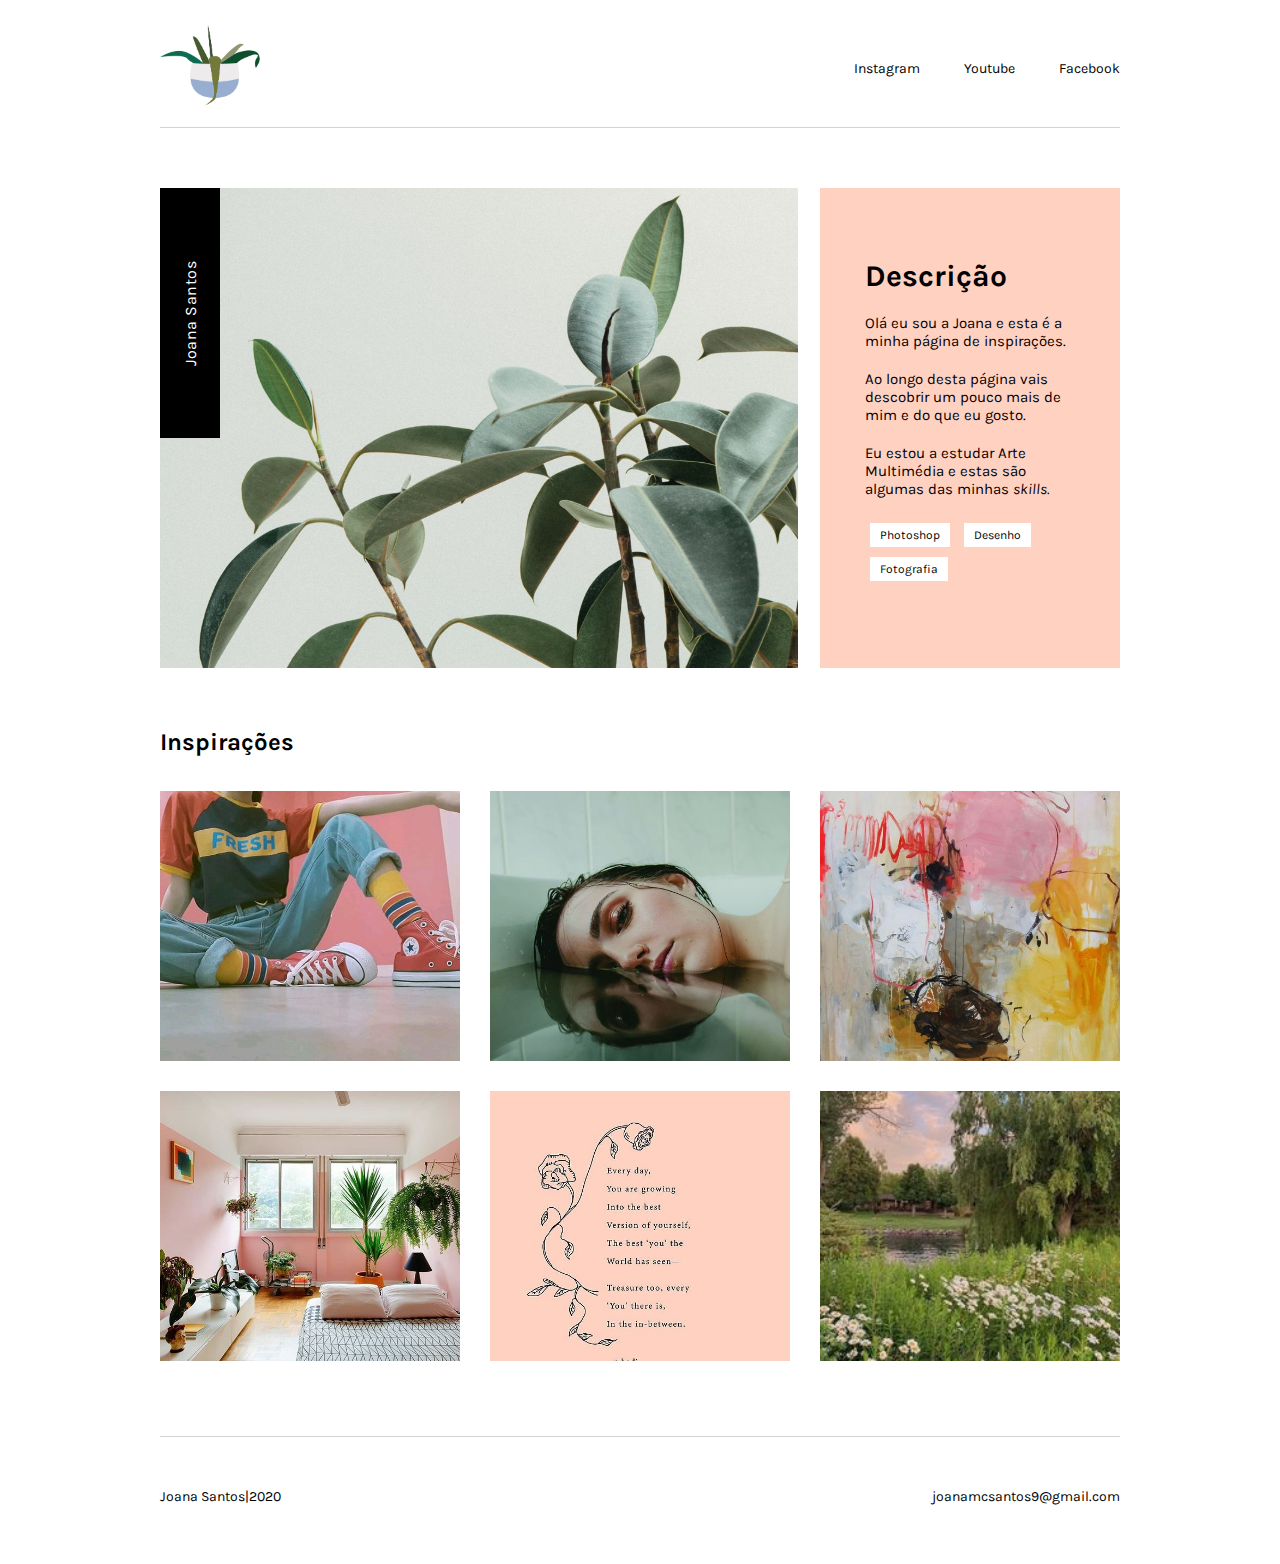
<file: index.html>
<!DOCTYPE html>

<html lang="en">
<head>
	<meta charset="utf-8">

	<title>A minha página de inspirações</title>
	<meta name="Descrição" content="Um site de inspirações">
	<meta name="autor" content="Joana Santos">
	<meta name="viewport" content="width=device-width, initial-scale=1">

	<link rel="stylesheet" href="css/styles.css">
	<link href="https://fonts.googleapis.com/css?family=karla:400,7005display=swap" rel="stylesheet">

</head>

<body>
	<header>
		<div class="container">
		<div class="logo">
			<a href="index.html"><img src="img/logo.png"></a>
		</div>
		<ul>
			<a href="http://instagram.com"><li>Instagram</li></a>
			<a href="https://www.youtube.com/"><li>Youtube</li></a>
			<a href="https://www.facebook.com/"><li>Facebook</li></a>
		</ul>
	</div>
	</header>

	<section class="hero">
		<div class="container">
			<div class="hero-image">
				<img src="img/plant-hero.jpg">
			</div>
			<div class="hero-description">
				<h1>Descrição</h1>
				<p> Olá eu sou a Joana e esta é a minha página de inspirações.</p>
				<p>Ao longo desta página vais descobrir um pouco mais de mim e do que eu gosto.</p>
				<p> Eu estou a estudar Arte Multimédia e estas são algumas das minhas <em>skills.
				</em> 
				<div class="hero-skills">
					<ul>
						<li>Photoshop</li>
						<li>Desenho</li>
						<li>Fotografia</li>
					</ul>
				</div>				
			</div>
			<div class="name">Joana Santos</div>
			</div>
		</div>		
	</section>

	<section class="inspirações">
		<div class="container">
			<h2>Inspirações</h2>
			<div class="project-grid">
				<a href="moda.html">
					<div class="project-item align-bottom">
						<img src="img/moda.jpg">
						<div class="project-name">Moda</div>
					</div>
				</a>

				<a href="fotografia.html">
					<div class="project-item align-center">
						<img src="img/fotografia.jpg">
						<div class="project-name">Fotografia</div>
					</div>
				</a>

				<a href="desenho.html">
					<div class="project-item align-center">
						<img src="img/desenho.jpg">
						<div class="project-name">Desenho</div>
					</div>
				</a>

				<a href="decoraçao.html">
					<div class="project-item">
						<img src="img/decoraçao.jpg">
						<div class="project-name">Decoração</div>
					</div>
				</a>

				<a href="poemas.html">
					<div class="project-item">
						<img src="img/poemas.jpg">
						<div class="project-name">Poemas</div>
					</div>
				</a>

				<a href="natureza.html">
					<div class="project-item align-center">
						<img src="img/natureza.jpg">
						<div class="project-name">Natureza</div>
					</div>
				</a>
				
			</div>
		</div>
	</section>

	<footer>
		<div class="container">
			<p>Joana Santos|2020</p>
			<p><a href="mailto:joanamcsantos9@gmail.com?Subject=Hello!">joanamcsantos9@gmail.com</a></p>	
		</div>
	</footer>

</body>
</html>
</file>
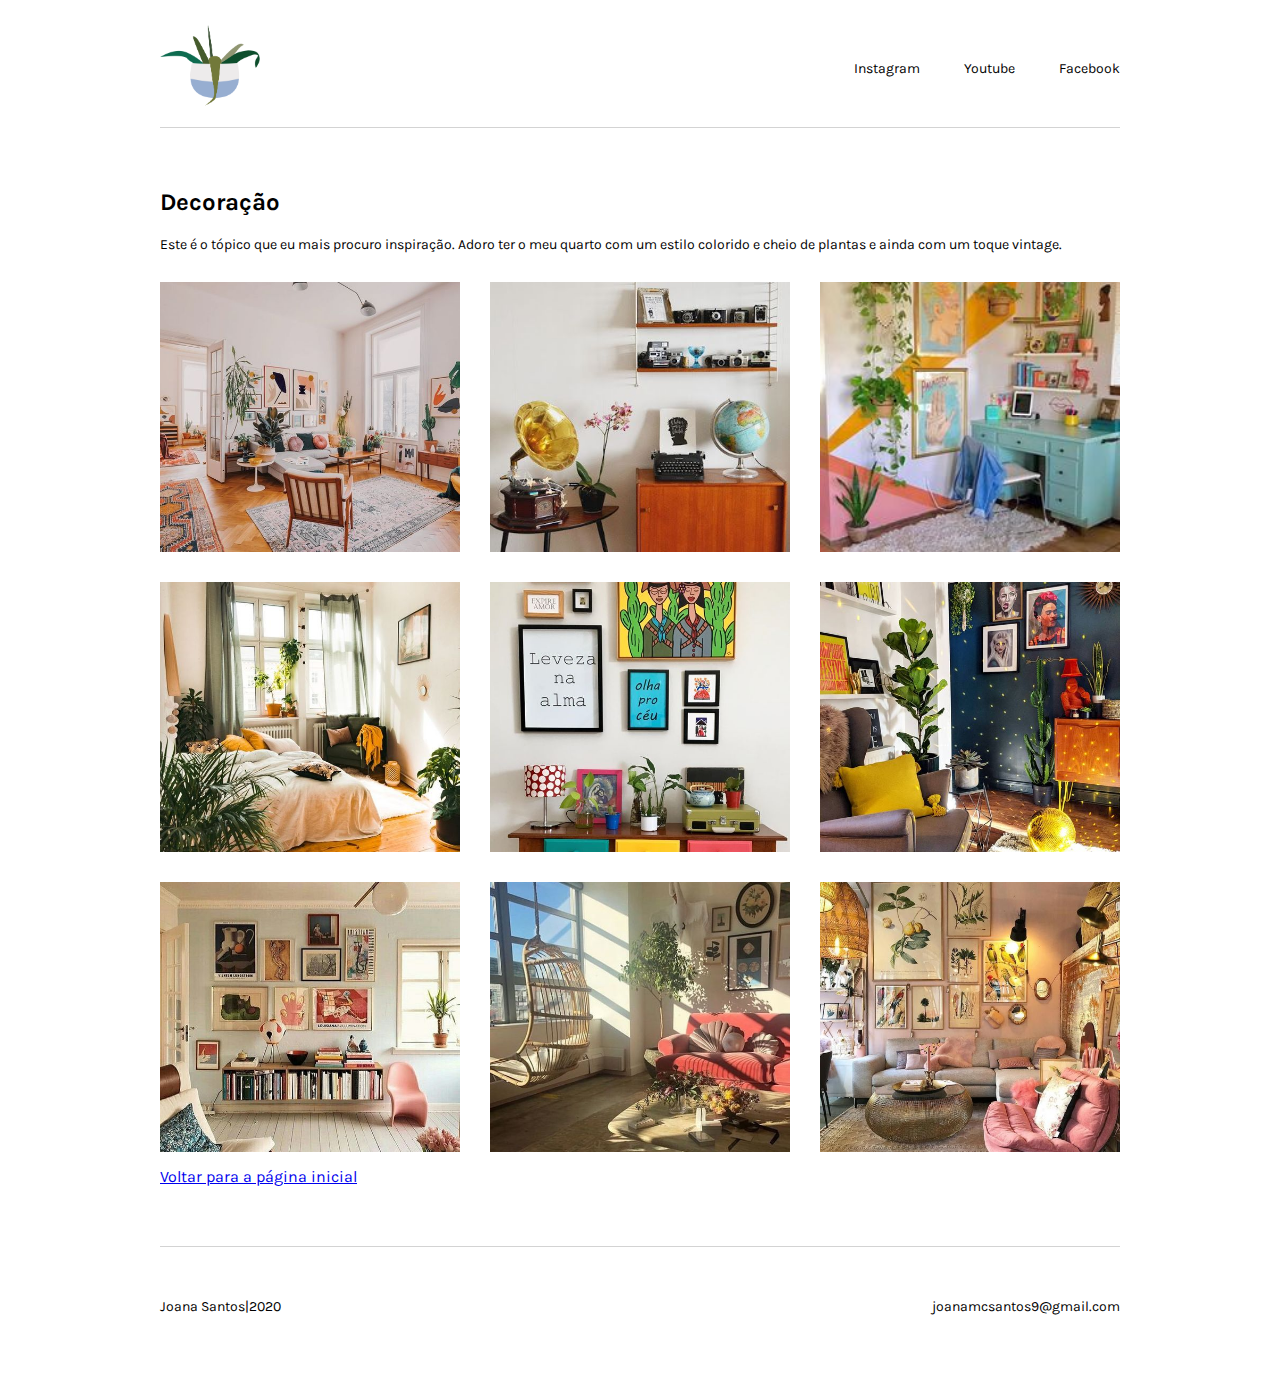
<file: decoraçao.html>
<!DOCTYPE html>

<html lang="en">
<head>
	<meta charset="utf-8">

	<title>A minha página</title>
	<meta name="Descrição" content="Um site de inspirações">
	<meta name="autor" content="Joana Santos">
	<meta name="viewport" content="width=device-width, initial-scale=1">

	<link rel="stylesheet" href="css/styles.css">
	<link href="https://fonts.googleapis.com/css?family=karla:400,7005display=swap" rel="stylesheet">

</head>

<body>
	<header>
		<div class="container">
		<div class="logo">
			<a href="index.html"><img src="img/logo.png"></a>
		</div>
		<ul>
			<a href="http://instagram.com"><li>Instagram</li></a>
			<a href="https://www.youtube.com/"><li>Youtube</li></a>
			<a href="https://www.facebook.com/"><li>Facebook</li></a>
		</ul>
	</div>
	</header>


	<section class="project-info">
		<div class="container">
			<h2>Decoração</h2>
			<p>Este é o tópico que eu mais procuro inspiração. Adoro ter o meu quarto com um estilo colorido e cheio de plantas e ainda com um toque vintage.</p>
			<div class="project-grid">
					<div class="project-item align-center">
						<img src="img/decoraçao1.jpg">
					</div>

					<div class="project-item align-center">
						<img src="img/decoraçao2.jpg">
					</div>

					<div class="project-item align-center">
						<img src="img/decoraçao3.jpg">
					</div>

					<div class="project-item align-center">
						<img src="img/decoraçao4.jpg">
					</div>

					<div class="project-item align-center">
						<img src="img/decoraçao5.jpg">
					</div>

					<div class="project-item align-center">
						<img src="img/decoraçao6.jpg">
					</div>

					<div class="project-item align-center">
						<img src="img/decoraçao7.jpg">
					</div>

					<div class="project-item align-center">
						<img src="img/decoraçao8.jpg">
					</div>

					<div class="project-item align-center">
						<img src="img/decoraçao9.jpg">
					</div>


			<a href="index.html"><div class="project-back">Voltar para a página inicial</div></a>
		</div>
	</section>

	<footer>
		<div class="container">
			<p>Joana Santos|2020</p>
			<p><a href="mailto:joanamcsantos9@gmail.com?Subject=Hello!">joanamcsantos9@gmail.com</a></p>	
		</div>
	</footer>

</body>
</html>
</file>
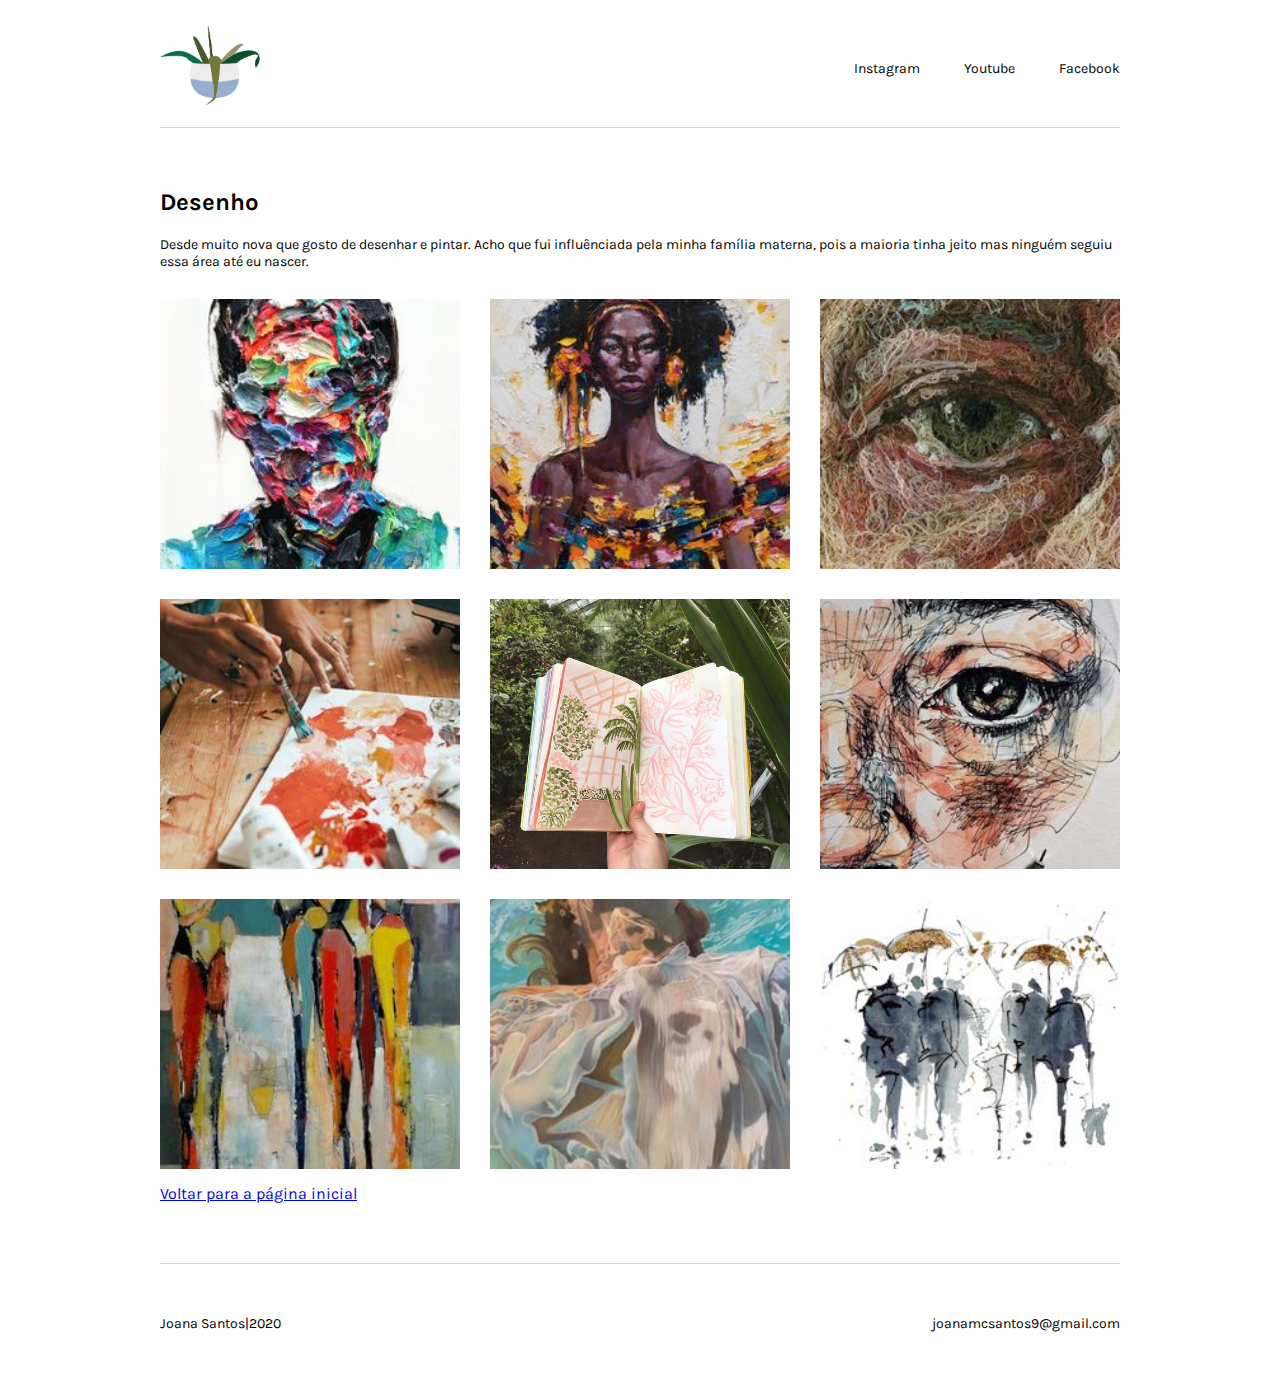
<file: desenho.html>
<!DOCTYPE html>

<html lang="en">
<head>
	<meta charset="utf-8">

	<title>A minha página</title>
	<meta name="Descrição" content="Um site de inspirações">
	<meta name="autor" content="Joana Santos">
	<meta name="viewport" content="width=device-width, initial-scale=1">

	<link rel="stylesheet" href="css/styles.css">
	<link href="https://fonts.googleapis.com/css?family=karla:400,7005display=swap" rel="stylesheet">

</head>

<body>
	<header>
		<div class="container">
		<div class="logo">
			<a href="index.html"><img src="img/logo.png"></a>
		</div>
		<ul>
			<a href="http://instagram.com"><li>Instagram</li></a>
			<a href="https://www.youtube.com/"><li>Youtube</li></a>
			<a href="https://www.facebook.com/"><li>Facebook</li></a>
		</ul>
	</div>
	</header>


	<section class="project-info">
		<div class="container">
			<h2>Desenho</h2>
			<p>Desde muito nova que gosto de desenhar e pintar. Acho que fui influênciada pela minha família materna, pois a maioria tinha jeito mas ninguém seguiu essa área até eu nascer.</p>
			<div class="project-grid">
					<div class="project-item align-center">
						<img src="img/desenho1.jpg">
					</div>

					<div class="project-item align-center">
						<img src="img/desenho2.jpg">
					</div>

					<div class="project-item align-center">
						<img src="img/desenho3.jpg">
					</div>

					<div class="project-item align-center">
						<img src="img/desenho4.jpg">
					</div>

					<div class="project-item align-center">
						<img src="img/desenho5.jpg">
					</div>

					<div class="project-item align-center">
						<img src="img/desenho6.jpg">
					</div>

					<div class="project-item align-center">
						<img src="img/desenho7.jpg">
					</div>

					<div class="project-item align-center">
						<img src="img/desenho8.jpg">
					</div>

					<div class="project-item align-center">
						<img src="img/desenho9.jpg">
					</div>



			<a href="index.html"><div class="project-back">Voltar para a página inicial</div></a>
		</div>
	</section>

	<footer>
		<div class="container">
			<p>Joana Santos|2020</p>
			<p><a href="mailto:joanamcsantos9@gmail.com?Subject=Hello!">joanamcsantos9@gmail.com</a></p>	
		</div>
	</footer>

</body>
</html>
</file>
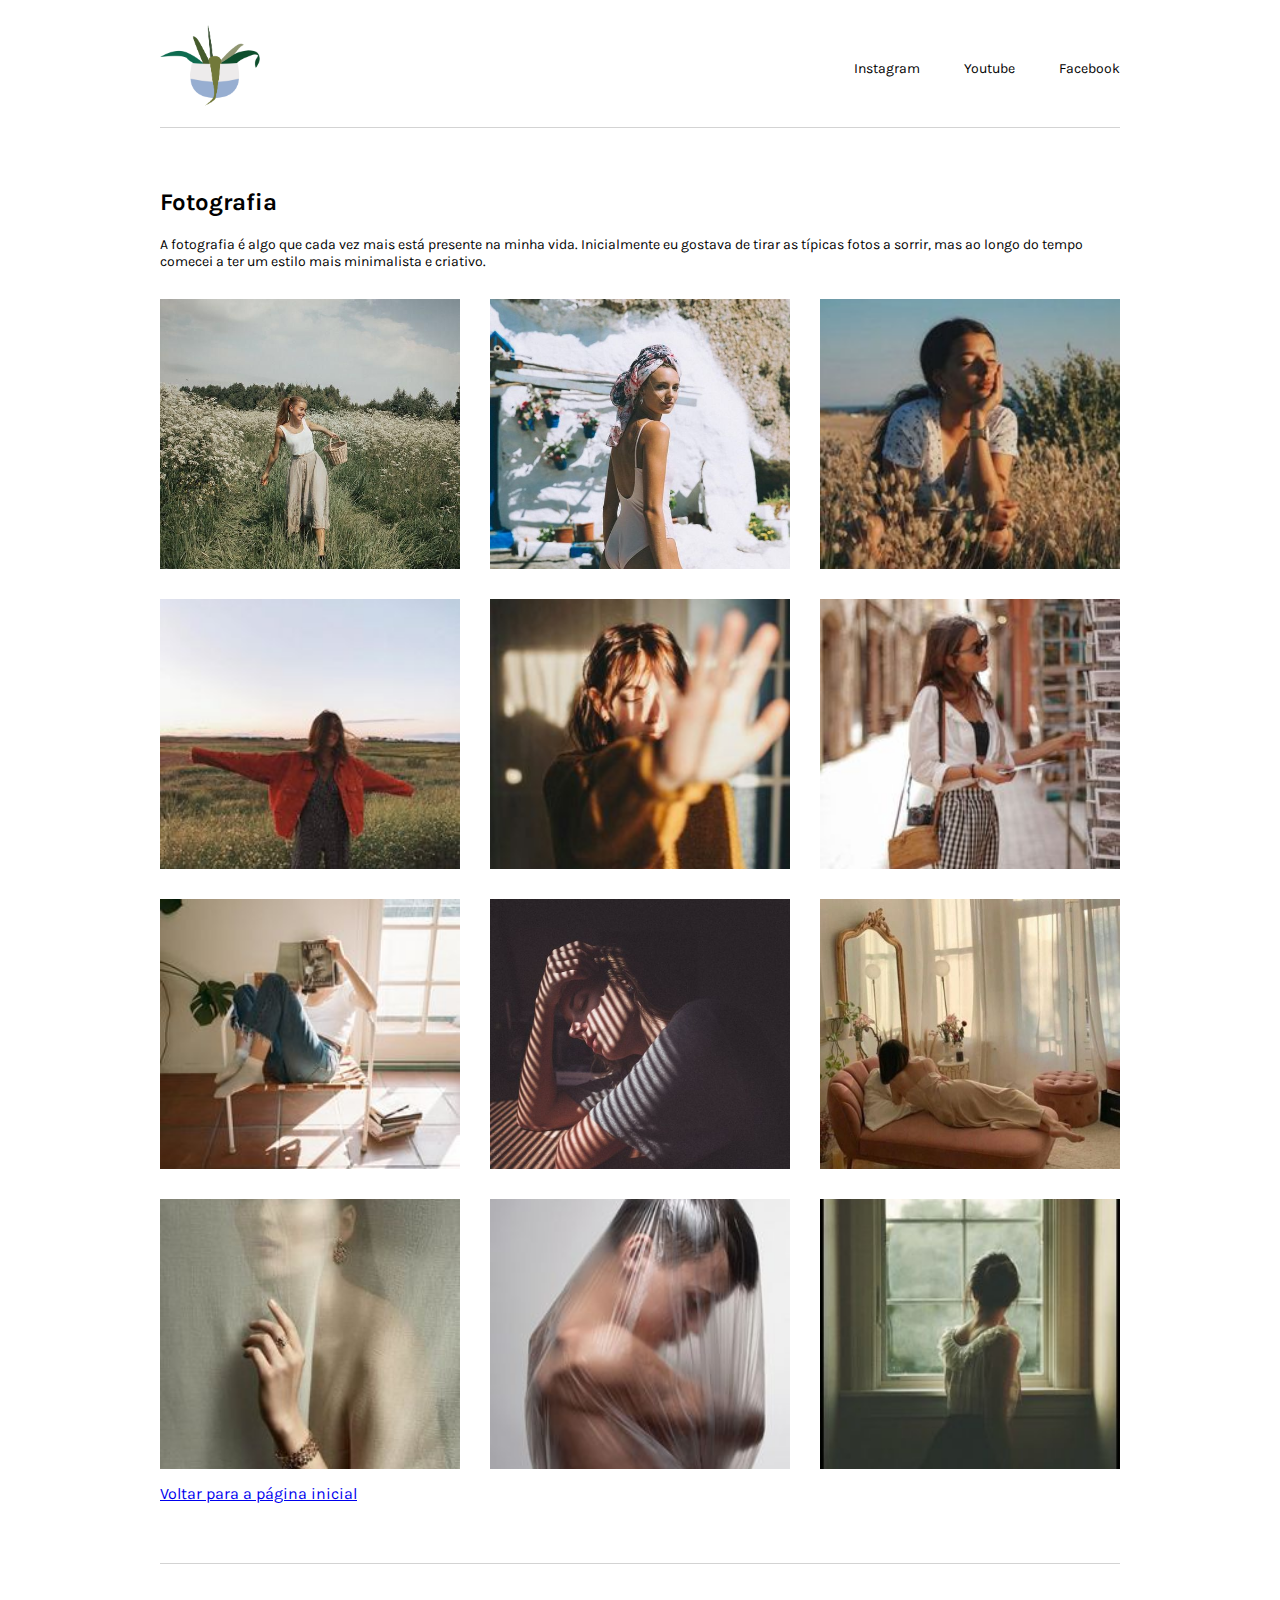
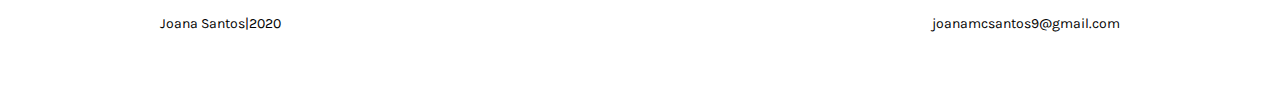
<file: fotografia.html>
<!DOCTYPE html>

<html lang="en">
<head>
	<meta charset="utf-8">

	<title>A minha página</title>
	<meta name="Descrição" content="Um site de inspirações">
	<meta name="autor" content="Joana Santos">
	<meta name="viewport" content="width=device-width, initial-scale=1">

	<link rel="stylesheet" href="css/styles.css">
	<link href="https://fonts.googleapis.com/css?family=karla:400,7005display=swap" rel="stylesheet">

</head>

<body>
	<header>
		<div class="container">
		<div class="logo">
			<a href="index.html"><img src="img/logo.png"></a>
		</div>
		<ul>
			<a href="http://instagram.com"><li>Instagram</li></a>
			<a href="https://www.youtube.com/"><li>Youtube</li></a>
			<a href="https://www.facebook.com/"><li>Facebook</li></a>
		</ul>
	</div>
	</header>


	<section class="project-info">
		<div class="container">
			<h2>Fotografia</h2>
			<p>A fotografia é algo que cada vez mais está presente na minha vida. Inicialmente eu gostava de tirar as típicas fotos a sorrir, mas ao longo do tempo comecei a ter um estilo mais minimalista e criativo.</p>
			<div class="project-grid">
					<div class="project-item align-center">
						<img src="img/fotografia1.jpg">
					</div>

					<div class="project-item align-center">
						<img src="img/fotografia2.jpg">
					</div>

					<div class="project-item align-center">
						<img src="img/fotografia3.jpg">
					</div>

					<div class="project-item align-center">
						<img src="img/fotografia4.jpg">
					</div>

					<div class="project-item align-center">
						<img src="img/fotografia5.jpg">
					</div>

					<div class="project-item align-center">
						<img src="img/fotografia6.jpg">
					</div>

					<div class="project-item align-center">
						<img src="img/fotografia7.jpg">
					</div>

					<div class="project-item align-center">
						<img src="img/fotografia8.jpg">
					</div>

					<div class="project-item align-center">
						<img src="img/fotografia9.jpg">
					</div>

					<div class="project-item align-center">
						<img src="img/fotografia10.jpg">
					</div>

					<div class="project-item align-center">
						<img src="img/fotografia11.jpg">
					</div>

					<div class="project-item align-center">
						<img src="img/fotografia12.jpg">
					</div>


			<a href="index.html"><div class="project-back">Voltar para a página inicial</div></a>
		</div>
	</section>

	<footer>
		<div class="container">
			<p>Joana Santos|2020</p>
			<p><a href="mailto:joanamcsantos9@gmail.com?Subject=Hello!">joanamcsantos9@gmail.com</a></p>	
		</div>
	</footer>

</body>
</html>
</file>
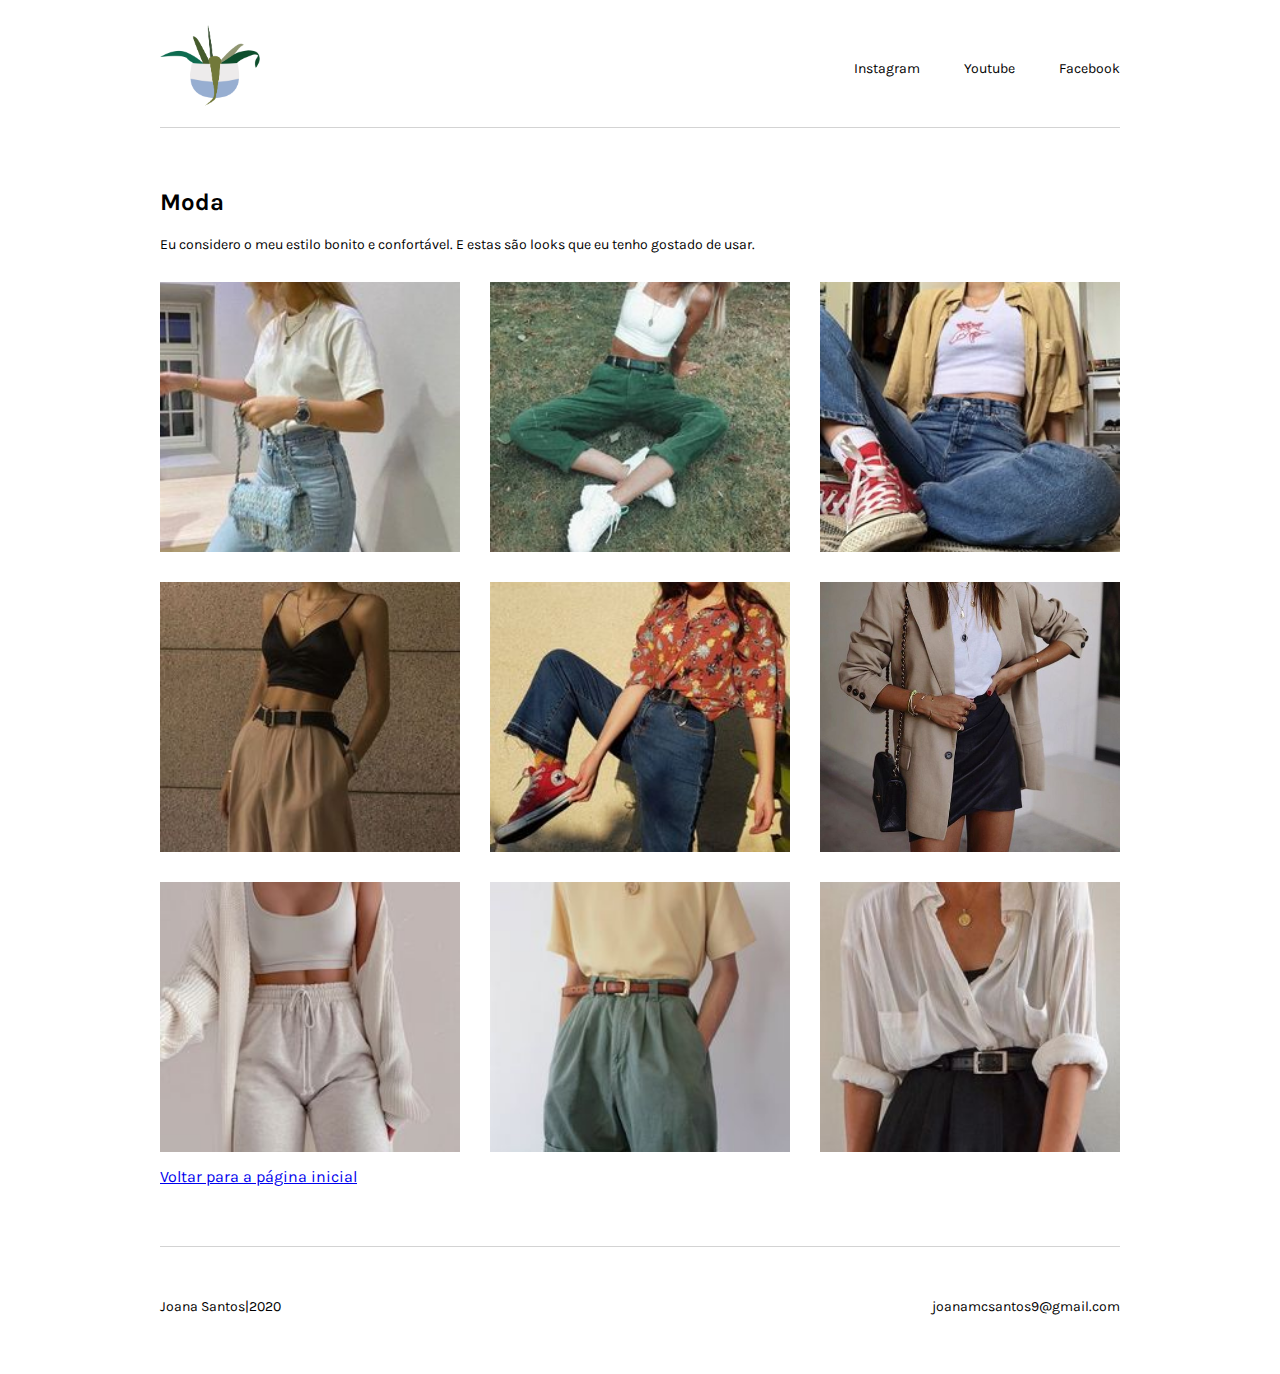
<file: moda.html>
<!DOCTYPE html>

<html lang="en">
<head>
	<meta charset="utf-8">

	<title>A minha página</title>
	<meta name="Descrição" content="Um site de inspirações">
	<meta name="autor" content="Joana Santos">
	<meta name="viewport" content="width=device-width, initial-scale=1">

	<link rel="stylesheet" href="css/styles.css">
	<link href="https://fonts.googleapis.com/css?family=karla:400,7005display=swap" rel="stylesheet">

</head>

<body>
	<header>
		<div class="container">
		<div class="logo">
			<a href="index.html"><img src="img/logo.png"></a>
		</div>
		<ul>
			<a href="http://instagram.com"><li>Instagram</li></a>
			<a href="https://www.youtube.com/"><li>Youtube</li></a>
			<a href="https://www.facebook.com/"><li>Facebook</li></a>
		</ul>
	</div>
	</header>


	<section class="project-info">
		<div class="container">
			<h2>Moda</h2>
			<p>Eu considero o meu estilo bonito e confortável. E estas são looks que eu tenho gostado de usar.</p>
			<div class="project-grid">
					<div class="project-item align-center">
						<img src="img/moda1.jpg">
					</div>

					<div class="project-item align-center">
						<img src="img/moda2.jpg">
					</div>

					<div class="project-item align-center">
						<img src="img/moda3.jpg">
					</div>

					<div class="project-item align-center">
						<img src="img/moda4.jpg">
					</div>

					<div class="project-item align-center">
						<img src="img/moda5.jpg">
					</div>

					<div class="project-item align-center">
						<img src="img/moda6.jpg">
					</div>

					<div class="project-item align-center">
						<img src="img/moda7.jpg">
					</div>

					<div class="project-item align-center">
						<img src="img/moda8.jpg">
					</div>

					<div class="project-item align-center">
						<img src="img/moda9.jpg">
					</div>


			<a href="index.html"><div class="project-back">Voltar para a página inicial</div></a>
		</div>
	</section>

	<footer>
		<div class="container">
			<p>Joana Santos|2020</p>
			<p><a href="mailto:joanamcsantos9@gmail.com?Subject=Hello!">joanamcsantos9@gmail.com</a></p>	
		</div>
	</footer>

</body>
</html>
</file>
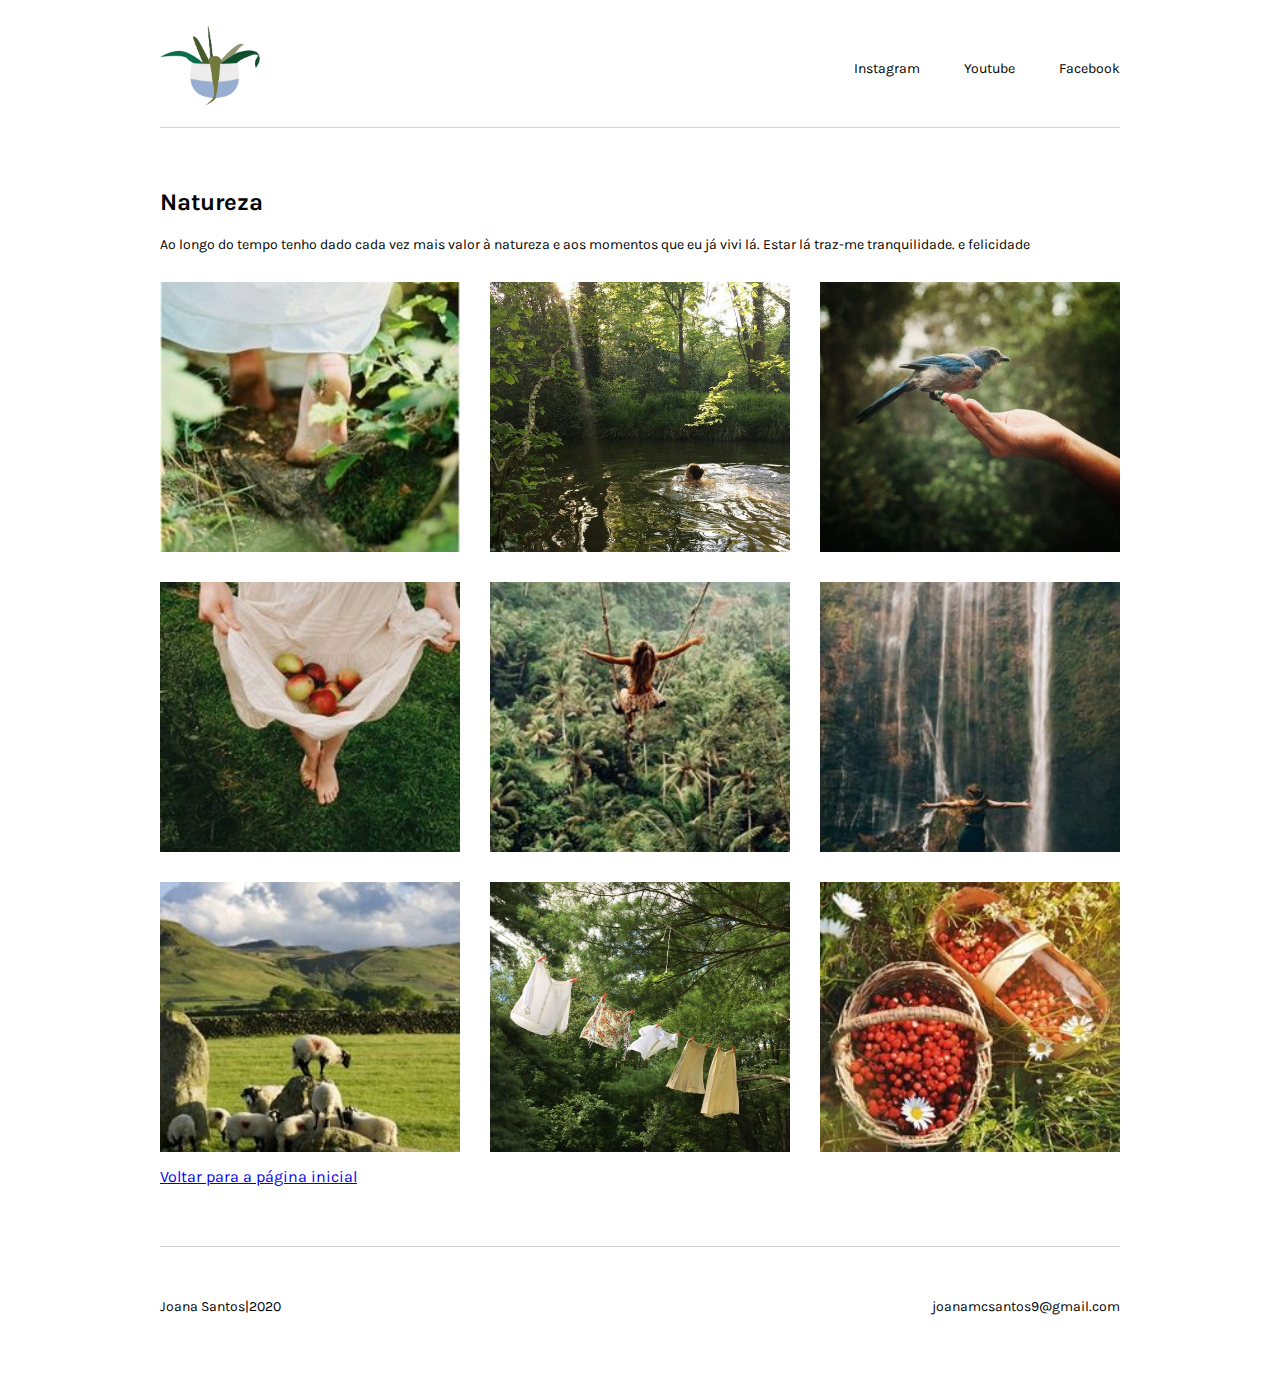
<file: natureza.html>
<!DOCTYPE html>

<html lang="en">
<head>
	<meta charset="utf-8">

	<title>A minha página</title>
	<meta name="Descrição" content="Um site de inspirações">
	<meta name="autor" content="Joana Santos">
	<meta name="viewport" content="width=device-width, initial-scale=1">

	<link rel="stylesheet" href="css/styles.css">
	<link href="https://fonts.googleapis.com/css?family=karla:400,7005display=swap" rel="stylesheet">

</head>

<body>
	<header>
		<div class="container">
		<div class="logo">
			<a href="index.html"><img src="img/logo.png"></a>
		</div>
		<ul>
			<a href="http://instagram.com"><li>Instagram</li></a>
			<a href="https://www.youtube.com/"><li>Youtube</li></a>
			<a href="https://www.facebook.com/"><li>Facebook</li></a>
		</ul>
	</div>
	</header>


	<section class="project-info">
		<div class="container">
			<h2>Natureza</h2>
			<p>Ao longo do tempo tenho dado cada vez mais valor à natureza e aos momentos que eu já vivi lá. Estar lá traz-me tranquilidade. e felicidade </p>
			<div class="project-grid">
					<div class="project-item align-center">
						<img src="img/natureza1.jpg">
					</div>

					<div class="project-item align-center">
						<img src="img/natureza2.jpg">
					</div>

					<div class="project-item align-center">
						<img src="img/natureza3.jpg">
					</div>

					<div class="project-item align-center">
						<img src="img/natureza4.jpg">
					</div>

					<div class="project-item align-center">
						<img src="img/natureza5.jpg">
					</div>

					<div class="project-item align-center">
						<img src="img/natureza6.jpg">
					</div>

					<div class="project-item align-center">
						<img src="img/natureza7.jpg">
					</div>

					<div class="project-item align-center">
						<img src="img/natureza8.jpg">
					</div>

					<div class="project-item align-center">
						<img src="img/natureza9.jpg">
					</div>


			<a href="index.html"><div class="project-back">Voltar para a página inicial</div></a>
		</div>
	</section>

	<footer>
		<div class="container">
			<p>Joana Santos|2020</p>
			<p><a href="mailto:joanamcsantos9@gmail.com?Subject=Hello!">joanamcsantos9@gmail.com</a></p>	
		</div>
	</footer>

</body>
</html>
</file>
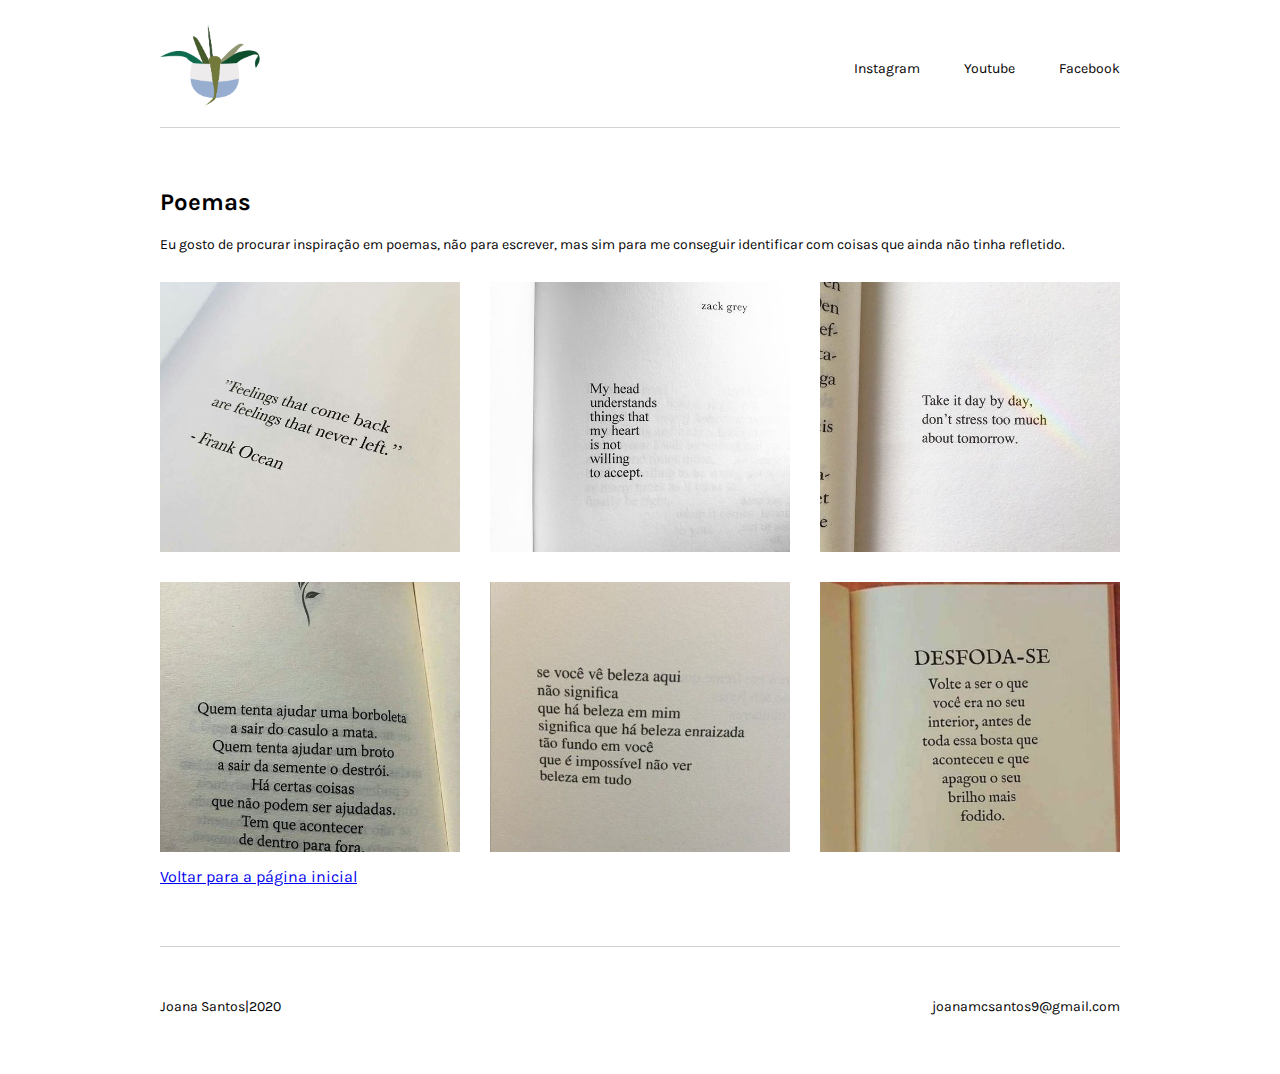
<file: poemas.html>
<!DOCTYPE html>

<html lang="en">
<head>
	<meta charset="utf-8">

	<title>A minha página</title>
	<meta name="Descrição" content="Um site de inspirações">
	<meta name="autor" content="Joana Santos">
	<meta name="viewport" content="width=device-width, initial-scale=1">

	<link rel="stylesheet" href="css/styles.css">
	<link href="https://fonts.googleapis.com/css?family=karla:400,7005display=swap" rel="stylesheet">

</head>

<body>
	<header>
		<div class="container">
		<div class="logo">
			<a href="index.html"><img src="img/logo.png"></a>
		</div>
		<ul>
			<a href="http://instagram.com"><li>Instagram</li></a>
			<a href="https://www.youtube.com/"><li>Youtube</li></a>
			<a href="https://www.facebook.com/"><li>Facebook</li></a>
		</ul>
	</div>
	</header>


	<section class="project-info">
		<div class="container">
			<h2>Poemas</h2>
			<p>Eu gosto de procurar inspiração em poemas, não para escrever, mas sim para me conseguir identificar com coisas que ainda não tinha refletido.</p>
			<div class="project-grid">
					<div class="project-item align-center">
						<img src="img/poema1.jpg">
					</div>

					<div class="project-item align-center">
						<img src="img/poema2.jpg">
					</div>

					<div class="project-item align-center">
						<img src="img/poema3.jpg">
					</div>

					<div class="project-item align-center">
						<img src="img/poema4.jpg">
					</div>

					<div class="project-item align-center">
						<img src="img/poema5.jpg">
					</div>

					<div class="project-item align-center">
						<img src="img/poema6.jpg">
					</div>


			<a href="index.html"><div class="project-back">Voltar para a página inicial</div></a>
		</div>
	</section>

	<footer>
		<div class="container">
			<p>Joana Santos|2020</p>
			<p><a href="mailto:joanamcsantos9@gmail.com?Subject=Hello!">joanamcsantos9@gmail.com</a></p>	
		</div>
	</footer>

</body>
</html>
</file>
<file: css/styles.css>
body {
	font-family: 'karla', sans-serif;
}

* {
	box-sizing: border-box;
}

.container {
	width: 100%;
	max-width: 960px;
	margin: 0 auto 60px;
}

header .container {
	height: 120px;
	display:flex;
	align-items: center;
	justify-content: space-between;
	border-bottom: 1px solid lightgray; #)))
}

.logo {
	width:100px;
}

.logo img {
	width:100%;
}

ul {
	list-style: none;
}

ul li {
	display: inline-block;
}

header ul a {
	font-size: 14px;
	color: #000;
	margin: 0 0 0 40px;
}

header ul a:hover {
	color: #70009D;
}

.hero .container{
	display: flex;
	justify-content: space-between;
	position: relative;
}

.hero-image {
	max-width: 638px;
	height: 480px;
	overflow: hidden;
	float: left;
	position: relative;
}

.hero-image img {
	height: 100%;
}

.hero-description {
	width: 300px;
	height: 480px;
	background: #ffd1c1;
	float: left;
	padding: 70px 45px;
	color: #000;
	font-size: 15px;
}

.hero-description h1 {
	margin: 0;
}

.hero-description p {
	margin: 20px 0;
}

.name {
	position: absolute;
	letter-spacing: .5px;
}

.hero-skills ul {
	padding: 0;
	margin: 0;
}

.hero-skills ul li {
	background: #fff;
	color: #000;
	font-size: 12px;
	padding: 5px 10px;
	margin: 5px;
}

.name {
	width: 250px;
	height: 60px;
	text-align: center;
	background: #000;
	color: #fff;
	display: flex;
	align-items: center;
	justify-content: center;
	transform: rotate(-90deg);
	top:95px;
	left:-95px;
}

.project-item {
	width:300px;
	height:270px;
	overflow: hidden;
	margin: 15px 0;
	position: relative;
}

.project-item img {
	width: 100%;
}

.project-grid {
	display: flex;
	flex-wrap: wrap;
	justify-content: space-between;
}

.align-bottom {
display: flex;
align-items: flex-end;
}

.align-center {
display: flex;
align-items: center;
}

.project-name {
	color: #fff;
	background: #000;
	position: absolute;
	top: 0;
	right: 0;
	padding: 8px 12px;
	display: none;
}

.project-item:hover .project-name {
	display: block;

}

.project-info p {
	font-size: 14px;
}

footer .container {
	height: 120px;
	border-top: 1px solid lightgray; 
	margin: 0 auto;
	display: flex;
	justify-content: space-between;
	align-items: center;
}

footer p {
	font-size: 14px;
}

footer p a {
	color: #000;
	text-decoration: none;
}

/*MEDIA QUERIES*/

@media all and (max-width: 1020px) {
	body {
		padding: 0 20px;
	}
	.hero-description {
		min-width: 300px;
	}
	.project-grid {
		justify-content: space-around;
	}
	.project-images div {
		width: 40%;
		height: 300px;
		display: flex;
		justify-content: center;
		align-items: center;		
	}
	.project-images img {
		height: 100%;
	}
}

@media all and (max-width: 510px) {
	header ul li {
		display: block;
	}
	.hero .container {
		flex-direction: column;
	}

	.hero-image {
		height: 250px;
		display: flex;
		align-items: flex-end;
	}

	.hero-image img {
	height: auto;
	width:auto;	
	}

	.hero-description {
		width: 100%;
		height: auto;
		padding: 50px;
	}

	.project-name {
		display: block;
	}

	.project-images {
		flex-direction: column;
	}
	.project-images div {
		width: 100%;
		height: 300px;
		display: flex;
		justify-content: center;
		align-items: center;
		margin: 10px 0;		
	}
	.project-images img {
		width: 100%;
		height: auto;
	}
	.feature-image .container {
		height: 300px;
	}
}
</file>
